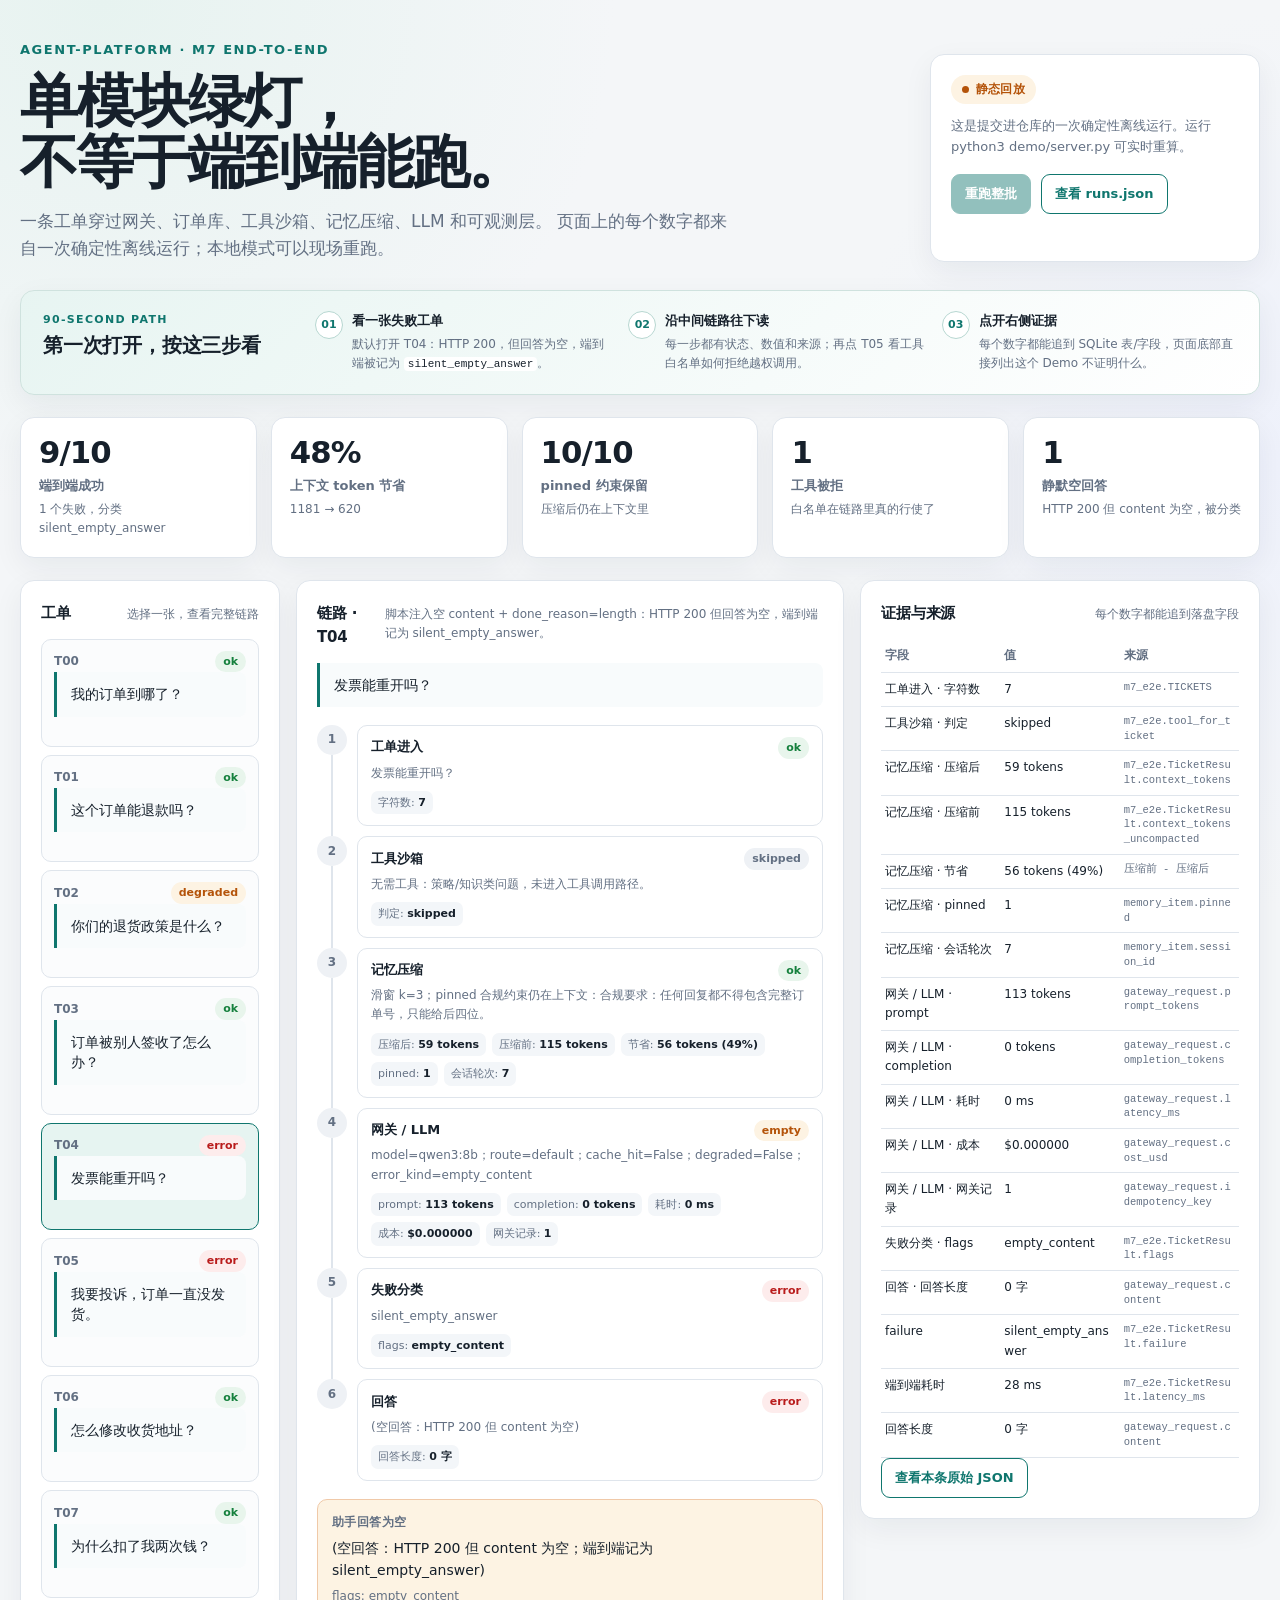
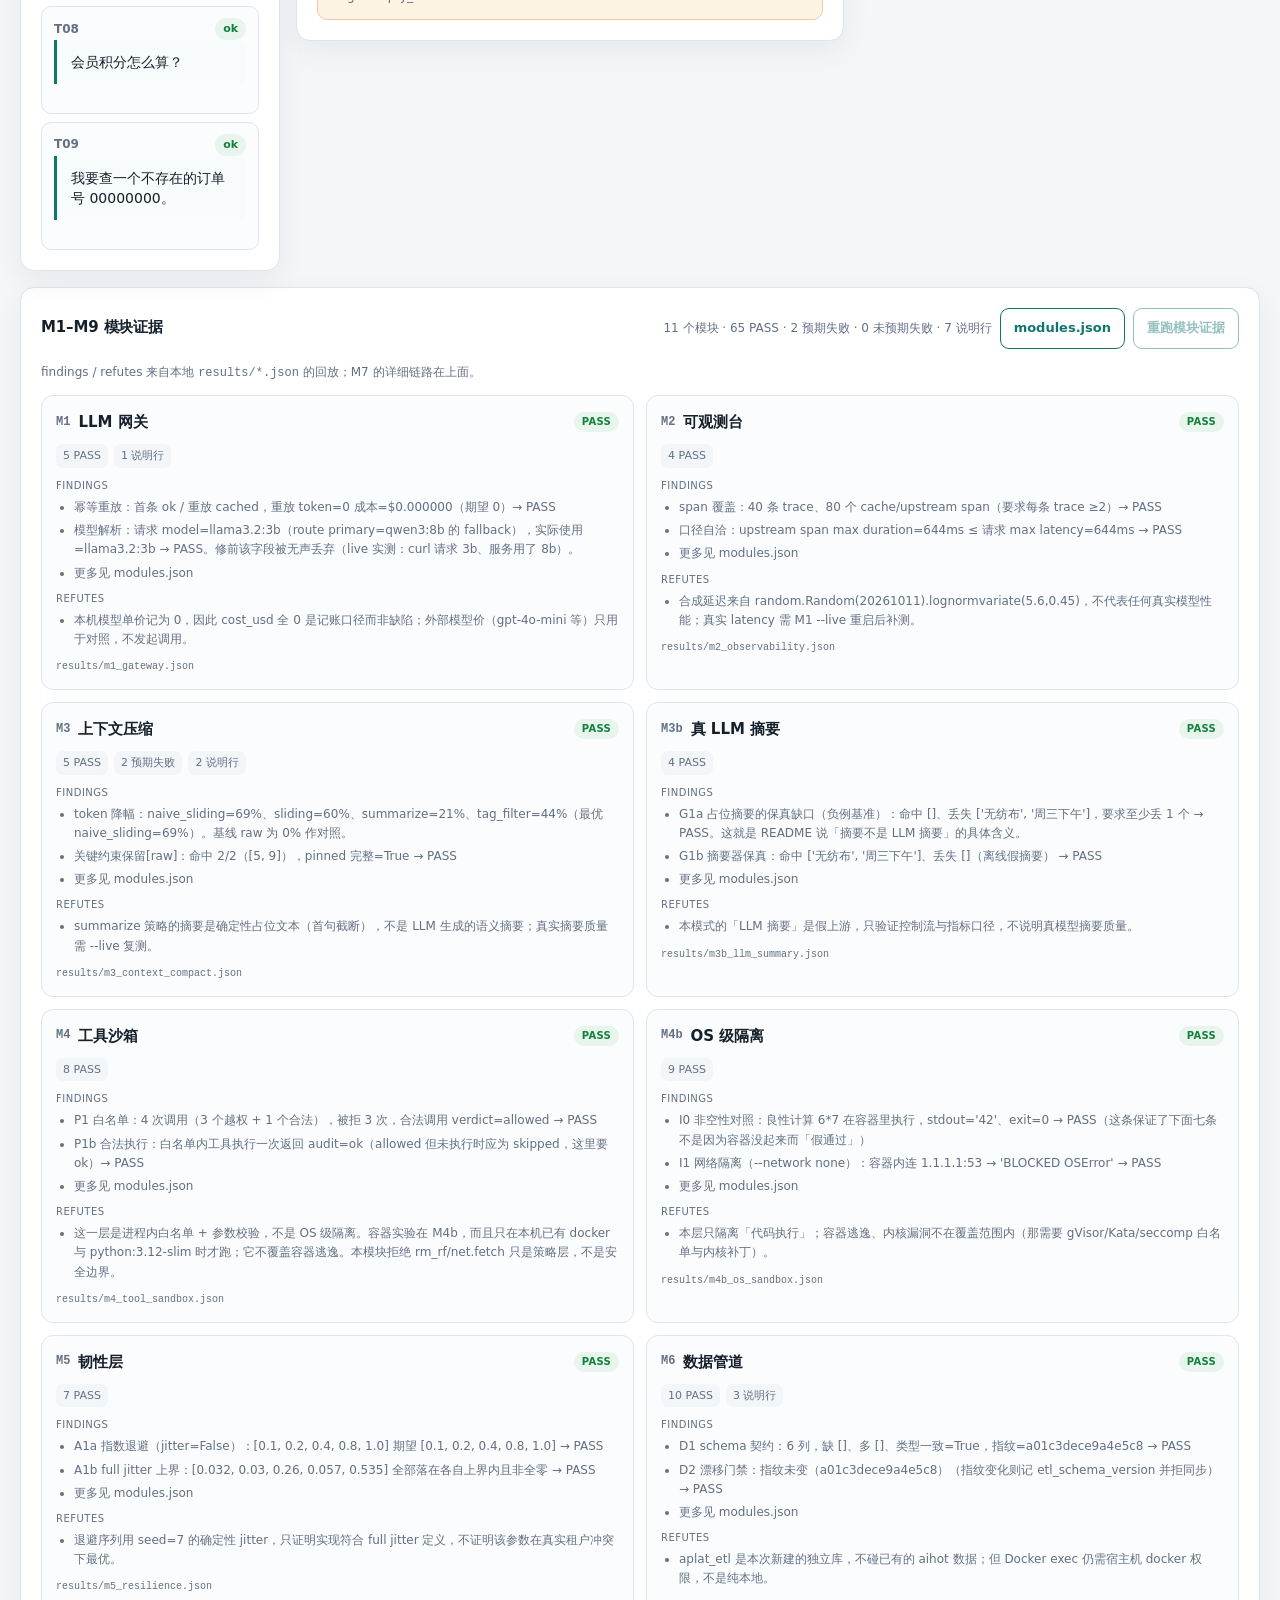
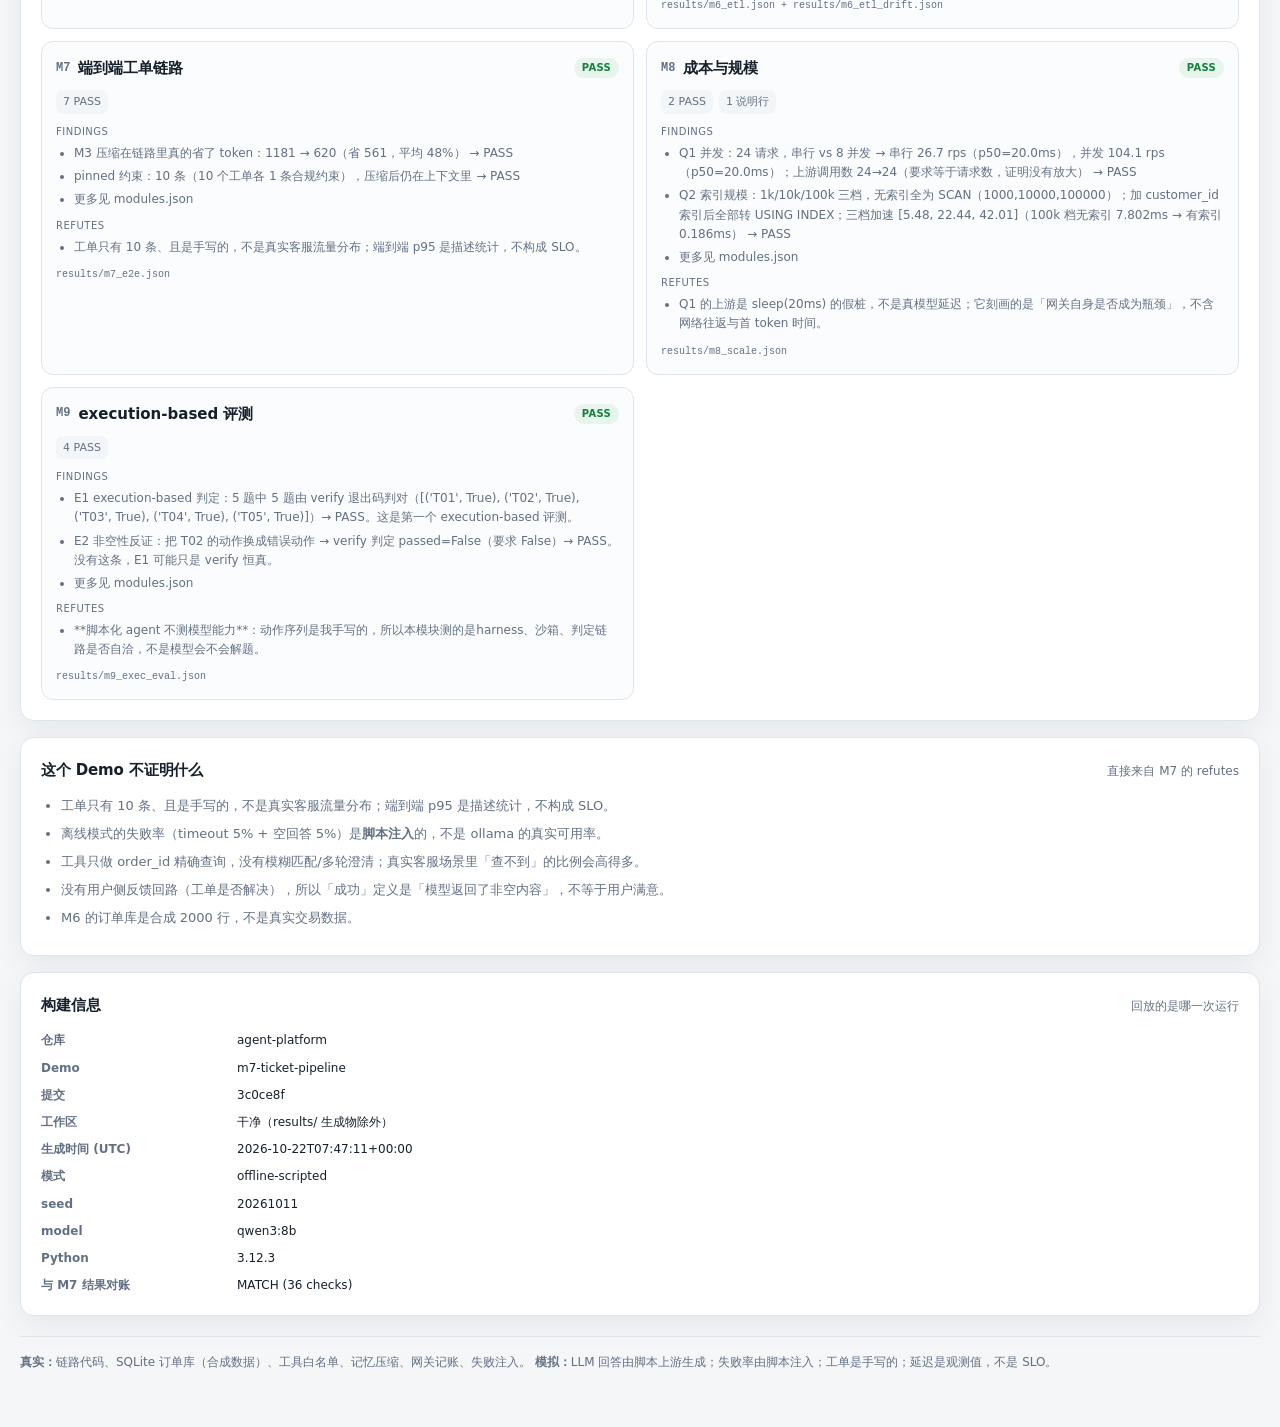
<file: demo/public/index.html>
<!doctype html>
<html lang="zh-CN">
<head>
  <meta charset="utf-8">
  <meta name="viewport" content="width=device-width, initial-scale=1">
  <title>agent-platform · 工单链路 Demo</title>
  <meta name="description" content="一条客服工单穿过网关、订单库、工具沙箱、记忆压缩、LLM 和可观测层的可复现 Demo。">
  <link rel="icon" href="data:image/svg+xml,%3Csvg xmlns='http://www.w3.org/2000/svg' viewBox='0 0 64 64'%3E%3Crect width='64' height='64' rx='12' fill='%230b5b52'/%3E%3Cpath d='M16 32h32M32 16v32' stroke='%23fff' stroke-width='6' stroke-linecap='round'/%3E%3C/svg%3E">
  <link rel="stylesheet" href="./style.css">
</head>
<body>
  <div class="page">
    <header class="hero">
      <div class="hero-copy">
        <p class="eyebrow">agent-platform · M7 end-to-end</p>
        <h1>单模块绿灯，<br>不等于端到端能跑。</h1>
        <p class="lede">
          一条工单穿过网关、订单库、工具沙箱、记忆压缩、LLM 和可观测层。
          页面上的每个数字都来自一次确定性离线运行；本地模式可以现场重跑。
        </p>
      </div>
      <div class="mode-card">
        <span id="mode-badge" class="badge badge-neutral">加载中</span>
        <p id="mode-note" class="mode-note">正在读取构建产物…</p>
        <div class="mode-actions">
          <button id="rerun" class="button" type="button" disabled>重跑整批</button>
          <a id="raw-link" class="button button-ghost" href="./runs.json" target="_blank" rel="noreferrer">查看 runs.json</a>
        </div>
        <p id="rerun-status" class="rerun-status" aria-live="polite"></p>
      </div>
    </header>

    <div id="error" class="error" hidden></div>

    <section class="start-here" id="start-here" aria-labelledby="start-here-title">
      <div class="start-here-copy">
        <p class="start-here-kicker">90-second path</p>
        <h2 id="start-here-title">第一次打开，按这三步看</h2>
      </div>
      <ol class="start-steps">
        <li>
          <span class="start-number">01</span>
          <div>
            <strong>看一张失败工单</strong>
            <p>默认打开 T04：HTTP 200，但回答为空，端到端被记为 <code>silent_empty_answer</code>。</p>
          </div>
        </li>
        <li>
          <span class="start-number">02</span>
          <div>
            <strong>沿中间链路往下读</strong>
            <p>每一步都有状态、数值和来源；再点 T05 看工具白名单如何拒绝越权调用。</p>
          </div>
        </li>
        <li>
          <span class="start-number">03</span>
          <div>
            <strong>点开右侧证据</strong>
            <p>每个数字都能追到 SQLite 表/字段，页面底部直接列出这个 Demo 不证明什么。</p>
          </div>
        </li>
      </ol>
    </section>

    <section class="summary" id="summary" aria-label="关键证据"></section>

    <main class="layout">
      <section class="panel ticket-panel" aria-labelledby="tickets-title">
        <div class="panel-heading">
          <h2 id="tickets-title">工单</h2>
          <span class="muted">选择一张，查看完整链路</span>
        </div>
        <div id="ticket-list" class="ticket-list" role="list"></div>
      </section>

      <section class="panel detail-panel" aria-labelledby="detail-title">
        <div class="panel-heading">
          <h2 id="detail-title">链路</h2>
          <span id="detail-scenario" class="muted"></span>
        </div>
        <p id="ticket-text" class="ticket-text"></p>
        <div id="stage-timeline" class="timeline"></div>
        <div id="answer" class="answer"></div>
      </section>

      <aside class="panel evidence-panel" aria-labelledby="evidence-title">
        <div class="panel-heading">
          <h2 id="evidence-title">证据与来源</h2>
          <span class="muted">每个数字都能追到落盘字段</span>
        </div>
        <div id="evidence"></div>
        <button id="raw-toggle" class="button button-ghost" type="button" aria-expanded="false">查看本条原始 JSON</button>
        <pre id="raw-json" class="raw-json" hidden></pre>
      </aside>
    </main>

    <section class="panel modules-panel" id="modules-panel" aria-labelledby="modules-title">
      <div class="panel-heading">
        <h2 id="modules-title">M1–M9 模块证据</h2>
        <div class="module-actions">
          <span id="module-summary" class="muted">正在读取模块回放…</span>
          <a class="button button-ghost" href="./modules.json" target="_blank" rel="noreferrer">modules.json</a>
          <button id="modules-rerun" class="button button-ghost" type="button" disabled>重跑模块证据</button>
        </div>
      </div>
      <p class="muted">findings / refutes 来自本地 <code>results/*.json</code> 的回放；M7 的详细链路在上面。</p>
      <div id="module-grid" class="module-grid"></div>
      <p id="module-error" class="muted" hidden></p>
    </section>

    <section class="panel boundaries" aria-labelledby="boundaries-title">
      <div class="panel-heading">
        <h2 id="boundaries-title">这个 Demo 不证明什么</h2>
        <span class="muted">直接来自 M7 的 refutes</span>
      </div>
      <ul id="boundaries"></ul>
    </section>

    <section class="panel provenance" aria-labelledby="meta-title">
      <div class="panel-heading">
        <h2 id="meta-title">构建信息</h2>
        <span class="muted">回放的是哪一次运行</span>
      </div>
      <dl id="meta"></dl>
    </section>

    <footer class="footer">
      <p>
        <strong>真实：</strong>链路代码、SQLite 订单库（合成数据）、工具白名单、记忆压缩、网关记账、失败注入。
        <strong>模拟：</strong>LLM 回答由脚本上游生成；失败率由脚本注入；工单是手写的；延迟是观测值，不是 SLO。
      </p>
    </footer>
  </div>
  <noscript>这个页面需要 JavaScript 才能读取 runs.json。</noscript>
  <script src="./app.js"></script>
</body>
</html>
</file>
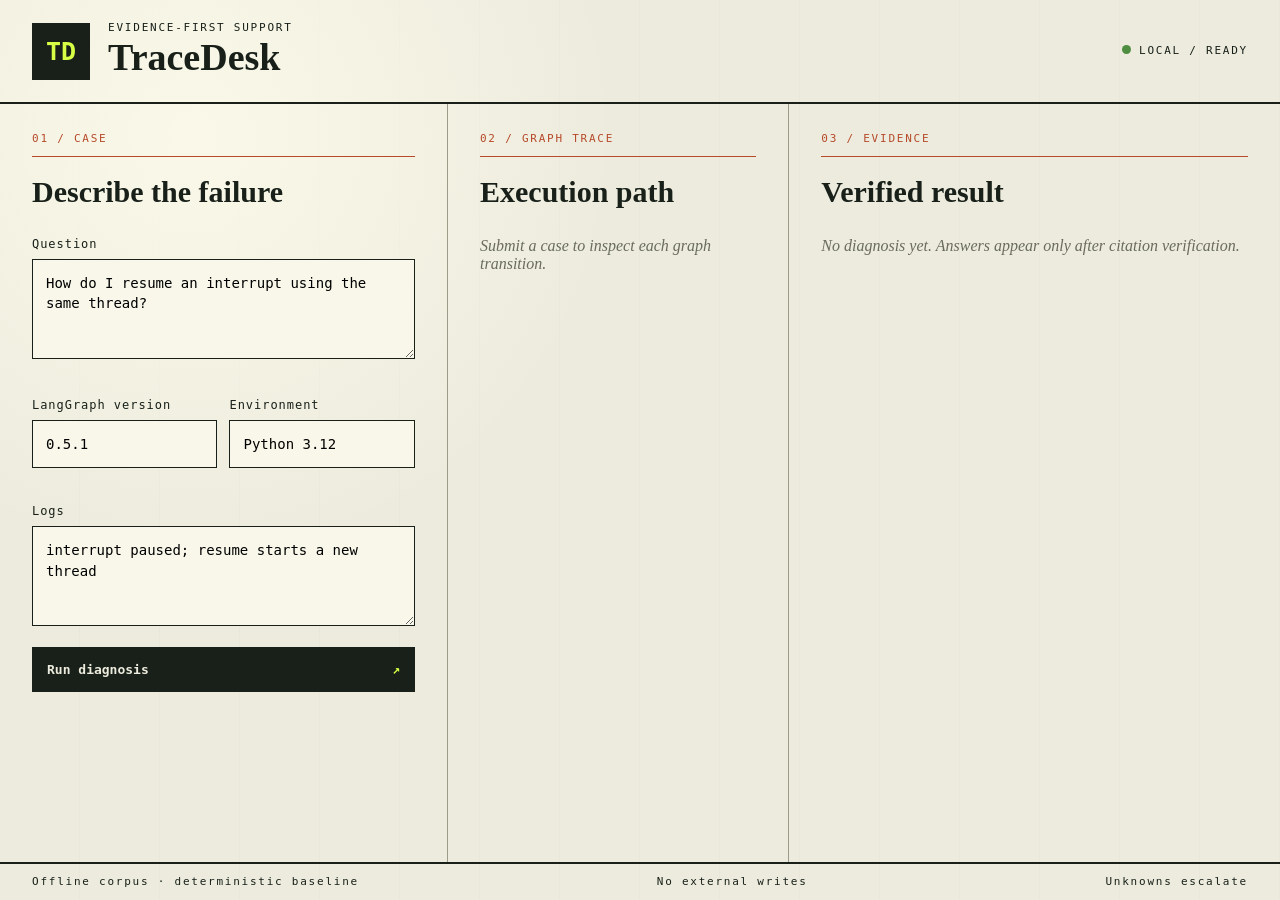
<file: framework-agent/support_demo/index.html>
<!doctype html><html lang="en"><head><meta charset="utf-8"><meta name="viewport" content="width=device-width,initial-scale=1"><title>TraceDesk / LangGraph Support</title><link rel="stylesheet" href="style.css"></head><body>
<header><div class="mark">TD</div><div><p class="eyebrow">EVIDENCE-FIRST SUPPORT</p><h1>TraceDesk</h1></div><div class="pulse"><i></i>LOCAL / READY</div></header>
<main><section class="panel intake"><div class="label">01 / CASE</div><h2>Describe the failure</h2><form id="case-form"><label>Question<textarea id="question" required>How do I resume an interrupt using the same thread?</textarea></label><div class="split"><label>LangGraph version<input id="version" value="0.5.1"></label><label>Environment<input id="environment" value="Python 3.12"></label></div><label>Logs<textarea id="logs">interrupt paused; resume starts a new thread</textarea></label><button>Run diagnosis <span>↗</span></button></form><div id="history"></div></section>
<section class="panel trace"><div class="label">02 / GRAPH TRACE</div><h2>Execution path</h2><div id="timeline" class="timeline"><p class="empty">Submit a case to inspect each graph transition.</p></div></section>
<section class="panel evidence"><div class="label">03 / EVIDENCE</div><h2>Verified result</h2><div id="result"><p class="empty">No diagnosis yet. Answers appear only after citation verification.</p></div></section></main>
<footer><span>Offline corpus · deterministic baseline</span><span>No external writes</span><span>Unknowns escalate</span></footer><script src="app.js"></script></body></html>
</file>
<file: demo/public/style.css>
:root {
  --bg: #f4f6f8;
  --panel: #ffffff;
  --ink: #16202b;
  --muted: #637083;
  --line: #dfe5ec;
  --accent: #0f766e;
  --accent-soft: #e6f4f1;
  --ok: #15803d;
  --ok-soft: #e8f5ec;
  --warn: #b45309;
  --warn-soft: #fdf3e3;
  --bad: #b91c1c;
  --bad-soft: #fdecec;
  --neutral-soft: #eef1f5;
  --radius: 14px;
  --shadow: 0 10px 30px rgba(22, 32, 43, 0.06);
}

* { box-sizing: border-box; }

html { scroll-behavior: smooth; }

body {
  margin: 0;
  background:
    radial-gradient(circle at 8% 0%, #e7f3f0 0, transparent 32rem),
    radial-gradient(circle at 100% 10%, #eef1fb 0, transparent 28rem),
    var(--bg);
  color: var(--ink);
  font-family: ui-sans-serif, system-ui, -apple-system, "Segoe UI", "Noto Sans SC", sans-serif;
  line-height: 1.6;
  overflow-x: hidden;
}

.page {
  width: min(1440px, calc(100% - 40px));
  margin: 0 auto;
  padding: 40px 0 56px;
}

.hero {
  display: grid;
  grid-template-columns: minmax(0, 1fr) 330px;
  gap: 28px;
  align-items: end;
  margin-bottom: 28px;
}

.eyebrow {
  margin: 0 0 10px;
  color: var(--accent);
  font-size: 13px;
  font-weight: 700;
  letter-spacing: 0.12em;
  text-transform: uppercase;
}

h1 {
  margin: 0 0 14px;
  font-size: clamp(34px, 5vw, 58px);
  line-height: 1.06;
  letter-spacing: -0.035em;
}

.lede {
  max-width: 720px;
  margin: 0;
  color: var(--muted);
  font-size: 17px;
}

.mode-card {
  background: var(--panel);
  border: 1px solid var(--line);
  border-radius: var(--radius);
  box-shadow: var(--shadow);
  padding: 20px;
}

.badge {
  display: inline-flex;
  align-items: center;
  gap: 7px;
  border-radius: 999px;
  padding: 5px 11px;
  font-size: 12px;
  font-weight: 700;
  letter-spacing: 0.02em;
}

.badge::before {
  content: "";
  width: 7px;
  height: 7px;
  border-radius: 50%;
  background: currentColor;
}

.badge-neutral { background: var(--neutral-soft); color: var(--muted); }
.badge-static { background: var(--warn-soft); color: var(--warn); }
.badge-live { background: var(--ok-soft); color: var(--ok); }

.mode-note {
  margin: 12px 0 16px;
  color: var(--muted);
  font-size: 13px;
}

.mode-actions { display: flex; flex-wrap: wrap; gap: 10px; }

.button {
  appearance: none;
  border: 1px solid var(--accent);
  background: var(--accent);
  color: #fff;
  border-radius: 9px;
  padding: 9px 13px;
  font: inherit;
  font-size: 13px;
  font-weight: 650;
  cursor: pointer;
  text-decoration: none;
  transition: transform 120ms ease, opacity 120ms ease, background 120ms ease;
}

.button:hover:not(:disabled) { transform: translateY(-1px); }
.button:disabled { cursor: not-allowed; opacity: 0.45; }

.button-ghost {
  background: transparent;
  color: var(--accent);
}

.rerun-status {
  min-height: 1.4em;
  margin: 10px 0 0;
  color: var(--muted);
  font-size: 12px;
}

.error {
  margin-bottom: 20px;
  border: 1px solid #f2c4c4;
  background: var(--bad-soft);
  color: var(--bad);
  border-radius: var(--radius);
  padding: 14px 16px;
  font-weight: 600;
}

.start-here {
  display: grid;
  grid-template-columns: 250px minmax(0, 1fr);
  gap: 22px;
  align-items: start;
  margin-bottom: 22px;
  border: 1px solid #cfe2de;
  border-radius: var(--radius);
  background:
    linear-gradient(135deg, rgba(230, 244, 241, 0.95), rgba(255, 255, 255, 0.92)),
    var(--panel);
  box-shadow: var(--shadow);
  padding: 20px 22px;
}

.start-here-kicker {
  margin: 0 0 4px;
  color: var(--accent);
  font-size: 11px;
  font-weight: 800;
  letter-spacing: 0.12em;
  text-transform: uppercase;
}

.start-here h2 {
  font-size: 20px;
  line-height: 1.25;
}

.start-steps {
  display: grid;
  grid-template-columns: repeat(3, minmax(0, 1fr));
  gap: 18px;
  margin: 0;
  padding: 0;
  list-style: none;
}

.start-steps li {
  display: grid;
  grid-template-columns: 28px minmax(0, 1fr);
  gap: 9px;
  min-width: 0;
}

.start-number {
  display: grid;
  place-items: center;
  width: 28px;
  height: 28px;
  border: 1px solid #b7d7d1;
  border-radius: 999px;
  background: #fff;
  color: var(--accent);
  font-size: 11px;
  font-weight: 800;
}

.start-steps strong {
  display: block;
  margin-bottom: 3px;
  font-size: 13px;
}

.start-steps p {
  margin: 0;
  color: var(--muted);
  font-size: 12px;
}

.start-steps code {
  border-radius: 4px;
  background: #fff;
  padding: 1px 4px;
  color: var(--ink);
  font-size: 11px;
}

.summary {
  display: grid;
  grid-template-columns: repeat(5, minmax(0, 1fr));
  gap: 14px;
  margin-bottom: 22px;
}

.metric-card {
  background: var(--panel);
  border: 1px solid var(--line);
  border-radius: var(--radius);
  box-shadow: var(--shadow);
  padding: 18px;
}

.metric-card .metric-value {
  display: block;
  font-size: clamp(24px, 2.4vw, 34px);
  font-weight: 780;
  letter-spacing: -0.03em;
  line-height: 1.1;
}

.metric-card .metric-label {
  display: block;
  margin-top: 7px;
  color: var(--muted);
  font-size: 13px;
  font-weight: 650;
}

.metric-card .metric-hint {
  display: block;
  margin-top: 3px;
  color: var(--muted);
  font-size: 12px;
}

.layout {
  display: grid;
  grid-template-columns: 260px minmax(0, 1fr) 400px;
  gap: 16px;
  align-items: start;
}

.layout > * { min-width: 0; }

.panel {
  background: var(--panel);
  border: 1px solid var(--line);
  border-radius: var(--radius);
  box-shadow: var(--shadow);
  padding: 20px;
  min-width: 0;
}

.panel-heading {
  display: flex;
  align-items: baseline;
  justify-content: space-between;
  gap: 12px;
  margin-bottom: 14px;
}

h2 {
  margin: 0;
  font-size: 15px;
  letter-spacing: -0.01em;
}

.muted { color: var(--muted); font-size: 12px; }

.ticket-list { display: grid; gap: 8px; }

.ticket-button {
  width: 100%;
  border: 1px solid var(--line);
  background: #fbfcfd;
  color: var(--ink);
  border-radius: 10px;
  padding: 11px 12px;
  text-align: left;
  font: inherit;
  cursor: pointer;
  transition: border-color 120ms ease, background 120ms ease, transform 120ms ease;
}

.ticket-button:hover { border-color: #b8c6d6; transform: translateX(2px); }

.ticket-button.is-selected {
  border-color: var(--accent);
  background: var(--accent-soft);
}

.ticket-top {
  display: flex;
  align-items: center;
  justify-content: space-between;
  gap: 8px;
}

.ticket-id { font-size: 12px; font-weight: 800; color: var(--muted); }

.ticket-text {
  margin: 4px 0 0;
  font-size: 13px;
  line-height: 1.45;
}

.detail-panel { min-height: 600px; }

.ticket-text {
  margin: 0 0 18px;
  padding: 12px 14px;
  border-left: 3px solid var(--accent);
  background: #f8fbfc;
  border-radius: 0 8px 8px 0;
  font-size: 14px;
}

.timeline { display: grid; gap: 10px; }

.stage {
  display: grid;
  grid-template-columns: 30px minmax(0, 1fr);
  gap: 10px;
  position: relative;
}

.stage:not(:last-child)::before {
  content: "";
  position: absolute;
  left: 14px;
  top: 30px;
  bottom: -10px;
  width: 2px;
  background: var(--line);
}

.stage-index {
  display: grid;
  place-items: center;
  width: 30px;
  height: 30px;
  border-radius: 50%;
  background: var(--neutral-soft);
  color: var(--muted);
  font-size: 12px;
  font-weight: 800;
  z-index: 1;
}

.stage-body {
  border: 1px solid var(--line);
  border-radius: 10px;
  padding: 11px 13px;
  background: #fff;
}

.stage-head {
  display: flex;
  align-items: center;
  justify-content: space-between;
  gap: 10px;
}

.stage-name { font-size: 13px; font-weight: 750; }

.stage-detail {
  margin: 5px 0 0;
  color: var(--muted);
  font-size: 12px;
  white-space: pre-wrap;
  overflow-wrap: anywhere;
}

.metrics {
  display: flex;
  flex-wrap: wrap;
  gap: 6px;
  margin-top: 8px;
}

.metric-chip {
  background: #f3f6f9;
  border-radius: 7px;
  padding: 3px 7px;
  font-size: 11px;
  color: var(--muted);
}

.metric-chip strong { color: var(--ink); font-weight: 750; }

.status {
  display: inline-flex;
  align-items: center;
  border-radius: 999px;
  padding: 2px 8px;
  font-size: 11px;
  font-weight: 750;
  white-space: nowrap;
}

.status-ok { background: var(--ok-soft); color: var(--ok); }
.status-error { background: var(--bad-soft); color: var(--bad); }
.status-empty { background: var(--warn-soft); color: var(--warn); }
.status-degraded { background: var(--warn-soft); color: var(--warn); }
.status-skipped { background: var(--neutral-soft); color: var(--muted); }

.answer {
  margin-top: 18px;
  border: 1px solid var(--line);
  border-radius: 10px;
  padding: 13px 14px;
  background: #fbfcfd;
  font-size: 14px;
}

.answer.is-empty { border-color: #f0c9a8; background: var(--warn-soft); }
.answer.is-ok { border-color: #c7e3d2; background: var(--ok-soft); }

.answer-title {
  margin: 0 0 5px;
  font-size: 12px;
  font-weight: 800;
  color: var(--muted);
  letter-spacing: 0.04em;
  text-transform: uppercase;
}

.answer-text { margin: 0; }

.evidence-table {
  width: 100%;
  table-layout: fixed;
  border-collapse: collapse;
  font-size: 12px;
}

.evidence-table th,
.evidence-table td {
  border-bottom: 1px solid var(--line);
  padding: 7px 4px;
  text-align: left;
  vertical-align: top;
  overflow-wrap: anywhere;
  word-break: break-word;
}

.evidence-table th { color: var(--muted); font-weight: 700; }
.evidence-table td:first-child { width: 32%; }
.evidence-table td:nth-child(2) { width: 22%; }
.evidence-table td:nth-child(3) { width: 46%; }
.evidence-source { color: var(--muted); font-family: ui-monospace, SFMono-Regular, Menlo, Consolas, monospace; font-size: 10.5px; line-height: 1.4; }

.raw-json {
  max-height: 360px;
  overflow: auto;
  margin: 12px 0 0;
  border: 1px solid var(--line);
  border-radius: 10px;
  background: #f7f9fb;
  padding: 12px;
  font-size: 11px;
  line-height: 1.5;
}

.boundaries { margin-top: 16px; }

.boundaries ul {
  margin: 0;
  padding-left: 20px;
  color: var(--muted);
  font-size: 13px;
}

.boundaries li { margin-bottom: 7px; }

.provenance { margin-top: 16px; }

.provenance dl {
  display: grid;
  grid-template-columns: 180px minmax(0, 1fr);
  gap: 8px 16px;
  margin: 0;
  font-size: 12px;
}

.provenance dt { color: var(--muted); font-weight: 700; }
.provenance dd { margin: 0; overflow-wrap: anywhere; }

.footer {
  margin-top: 20px;
  color: var(--muted);
  font-size: 12px;
}

.footer p {
  margin: 0;
  border-top: 1px solid var(--line);
  padding-top: 16px;
}

@media (max-width: 1180px) {
  .layout { grid-template-columns: 250px minmax(0, 1fr); }
  .evidence-panel { grid-column: 1 / -1; }
}

@media (max-width: 900px) {
  .page { width: min(100% - 24px, 760px); padding-top: 24px; }
  .hero { grid-template-columns: 1fr; align-items: start; }
  .start-here { grid-template-columns: 1fr; }
  .start-steps { grid-template-columns: 1fr; gap: 12px; }
  .summary { grid-template-columns: repeat(2, minmax(0, 1fr)); }
  .layout { grid-template-columns: 1fr; }
  .ticket-panel { order: 1; }
  .detail-panel { order: 2; min-height: auto; }
  .evidence-panel { order: 3; }
  .ticket-list {
    display: flex;
    overflow-x: auto;
    gap: 8px;
    padding-bottom: 6px;
    scroll-snap-type: x proximity;
  }
  .ticket-button {
    flex: 0 0 230px;
    scroll-snap-align: start;
  }
}

@media (max-width: 520px) {
  .summary { grid-template-columns: 1fr; }
  .provenance dl { grid-template-columns: 1fr; }
  .panel { padding: 15px; }
}

/* ---------- module evidence console ---------- */
.modules-panel { margin-top: 16px; }
.module-actions {
  display: flex;
  flex-wrap: wrap;
  gap: 8px;
  align-items: center;
  justify-content: flex-end;
}
.module-grid {
  display: grid;
  grid-template-columns: repeat(2, minmax(0, 1fr));
  gap: 12px;
}
.module-card {
  border: 1px solid var(--line);
  border-radius: 12px;
  padding: 14px;
  background: #fbfcfd;
  min-width: 0;
}
.module-head {
  display: flex;
  align-items: center;
  gap: 8px;
  flex-wrap: wrap;
}
.module-id {
  font-family: ui-monospace, SFMono-Regular, Menlo, Consolas, monospace;
  font-size: 12px;
  font-weight: 800;
  color: var(--muted);
}
.module-title { margin: 0; font-size: 15px; flex: 1 1 auto; }
.module-status {
  display: inline-flex;
  border-radius: 999px;
  padding: 2px 8px;
  font-size: 10px;
  font-weight: 800;
  letter-spacing: 0.03em;
}
.module-status-ok { background: var(--ok-soft); color: var(--ok); }
.module-status-bad { background: var(--bad-soft); color: var(--bad); }
.module-status-warn { background: var(--warn-soft); color: var(--warn); }
.module-status-neutral { background: var(--neutral-soft); color: var(--muted); }
.module-meta { display: flex; flex-wrap: wrap; gap: 6px; margin: 10px 0; }
.metric-chip-bad { background: var(--bad-soft); color: var(--bad); }
.module-list { margin-top: 8px; }
.module-list-title {
  margin: 0 0 4px;
  font-size: 10px;
  text-transform: uppercase;
  letter-spacing: 0.05em;
  color: var(--muted);
}
.module-list ul { margin: 0; padding-left: 18px; font-size: 12px; color: var(--muted); }
.module-list li { margin-bottom: 4px; overflow-wrap: anywhere; }
.module-source {
  margin: 10px 0 0;
  font-family: ui-monospace, SFMono-Regular, Menlo, Consolas, monospace;
  font-size: 10px;
  color: var(--muted);
  overflow-wrap: anywhere;
}
@media (max-width: 900px) {
  .module-grid { grid-template-columns: 1fr; }
  .module-actions { justify-content: flex-start; }
}
</file>
<file: framework-agent/support_demo/style.css>
:root{--ink:#182019;--paper:#ecebdd;--acid:#d7ff45;--rust:#b74a2a;--line:#9a9b89}*{box-sizing:border-box}body{margin:0;color:var(--ink);background:radial-gradient(circle at 15% 15%,#faf9e9 0,transparent 32%),repeating-linear-gradient(90deg,transparent 0 79px,rgba(24,32,25,.035) 80px),var(--paper);font-family:Georgia,serif}header{height:104px;display:flex;align-items:center;gap:18px;padding:18px 2.5vw;border-bottom:2px solid var(--ink)}.mark{background:var(--ink);color:var(--acid);font:bold 25px monospace;padding:14px}.eyebrow,.label,.pulse,footer{font:11px/1.2 monospace;letter-spacing:.16em}.eyebrow{margin:0}h1{font-size:38px;line-height:.8;margin:8px 0}.pulse{margin-left:auto}.pulse i{display:inline-block;width:9px;height:9px;background:#4f8d41;border-radius:50%;margin-right:8px;animation:pulse 1.8s infinite}@keyframes pulse{50%{box-shadow:0 0 0 7px #4f8d4122}}main{display:grid;grid-template-columns:1.05fr .8fr 1.15fr;min-height:calc(100vh - 142px)}.panel{padding:28px 2.5vw;border-right:1px solid var(--line);overflow:auto}.panel:last-child{border:0}.label{color:var(--rust);border-bottom:1px solid;padding-bottom:11px}h2{font-size:30px;margin:18px 0 28px}label{display:block;font:12px monospace;letter-spacing:.08em;margin:18px 0}textarea,input{width:100%;margin-top:8px;padding:13px;background:#f8f7e9;border:1px solid var(--ink);font:14px/1.45 monospace}textarea{min-height:100px;resize:vertical}.split{display:grid;grid-template-columns:1fr 1fr;gap:12px}button{width:100%;padding:15px;background:var(--ink);color:var(--paper);border:0;font:bold 13px monospace;text-align:left}button span{float:right;color:var(--acid)}.empty,.loading{font-style:italic;color:#696b5d}.step{display:grid;grid-template-columns:35px 1fr auto;gap:10px;padding:16px 0;border-bottom:1px solid var(--line);font-family:monospace;animation:rise .25s both}.step b{color:var(--rust)}.step em{font-size:11px}@keyframes rise{from{opacity:0;transform:translateY(7px)}}.status{display:inline-block;padding:7px 10px;background:var(--acid);font:bold 11px monospace;text-transform:uppercase}.status.escalated{background:#efb19f}.answer{font-size:19px;line-height:1.55}h3{font:12px monospace;letter-spacing:.13em;margin-top:28px}article{border-left:3px solid var(--rust);padding-left:14px;margin:16px 0}article a{color:var(--ink);font-weight:bold}article p{font-size:13px;line-height:1.45}pre{white-space:pre-wrap;background:#dad9c9;padding:12px;font-size:11px}.confidence{margin-top:24px;padding-top:14px;border-top:2px solid;font:11px monospace}.confidence strong{float:right;font-size:17px}.case-id{margin-top:25px;font:11px monospace;color:var(--rust)}footer{height:38px;border-top:2px solid;display:flex;justify-content:space-between;align-items:center;padding:0 2.5vw}@media(max-width:850px){header{height:88px}h1{font-size:30px}main{display:block}.panel{border-right:0;border-bottom:1px solid var(--line);min-height:auto}.split{grid-template-columns:1fr}footer{height:auto;padding:14px;gap:12px;flex-wrap:wrap}}
</file>
